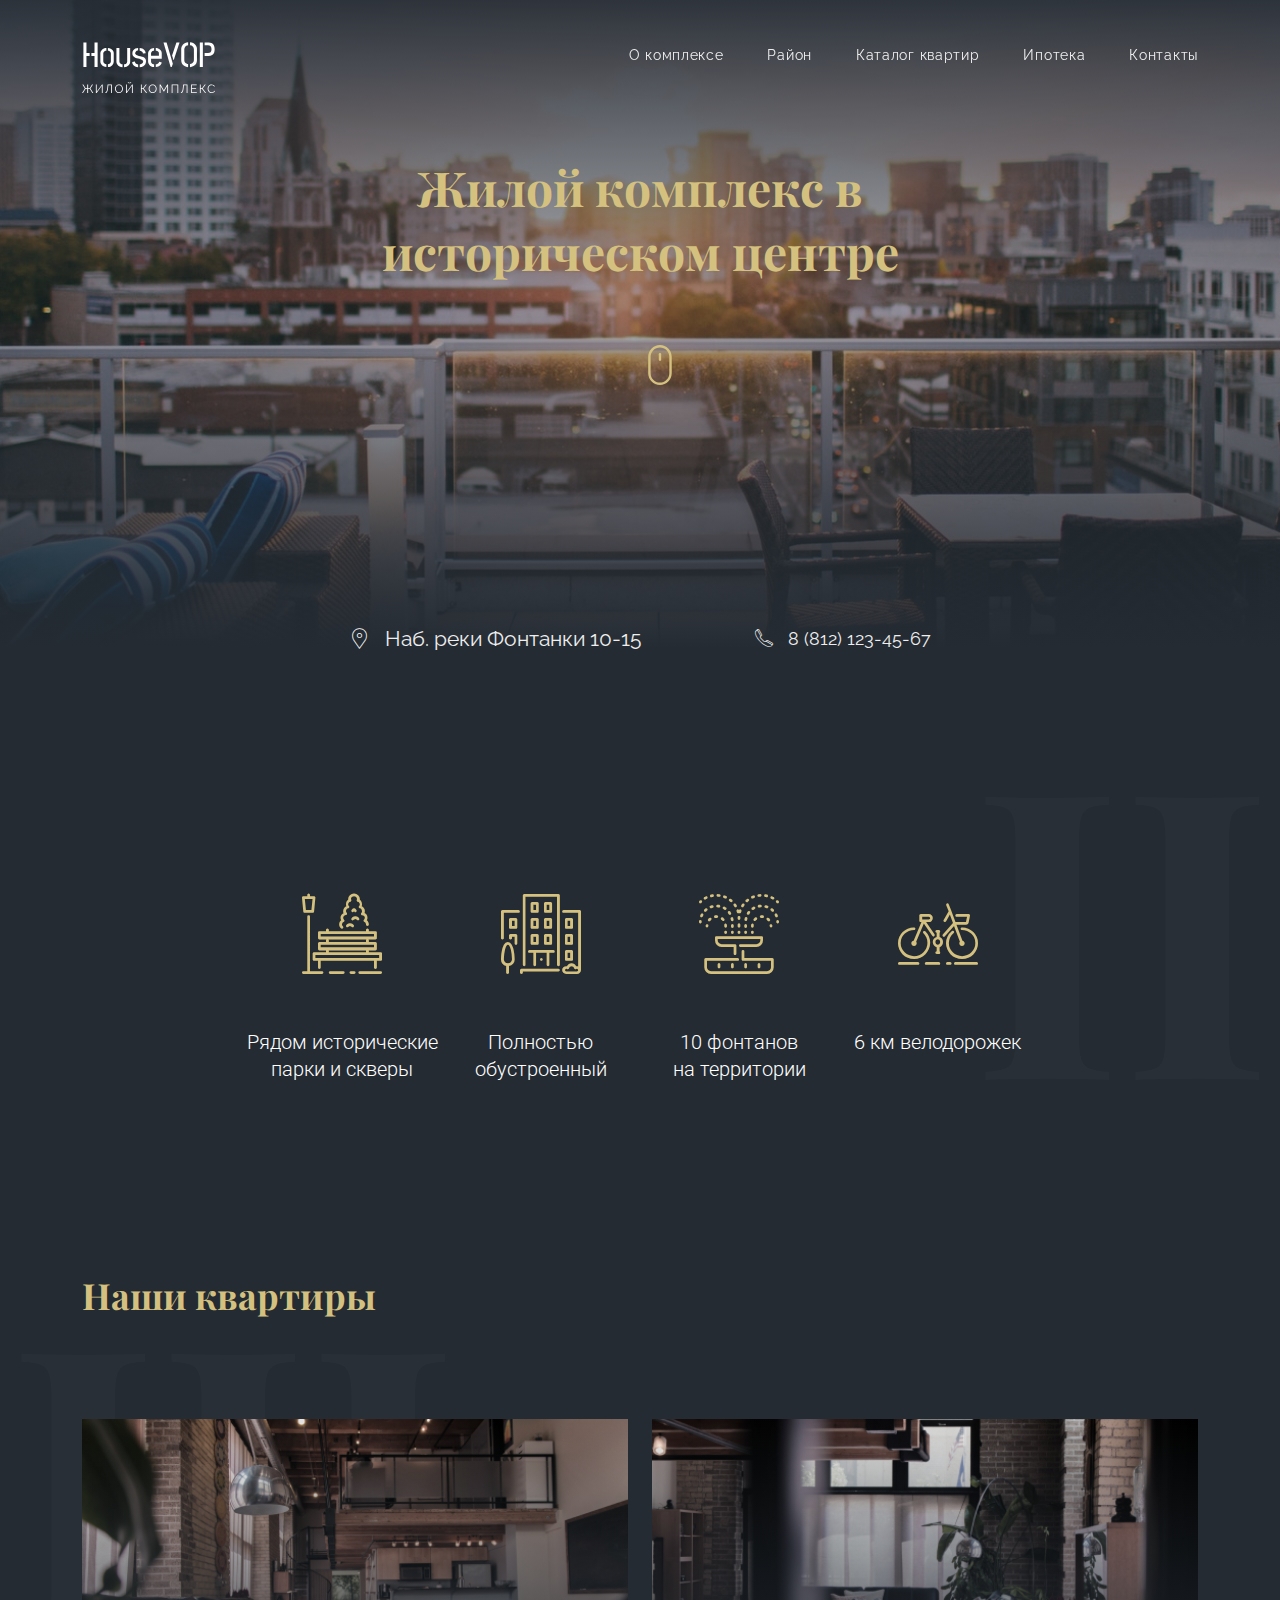
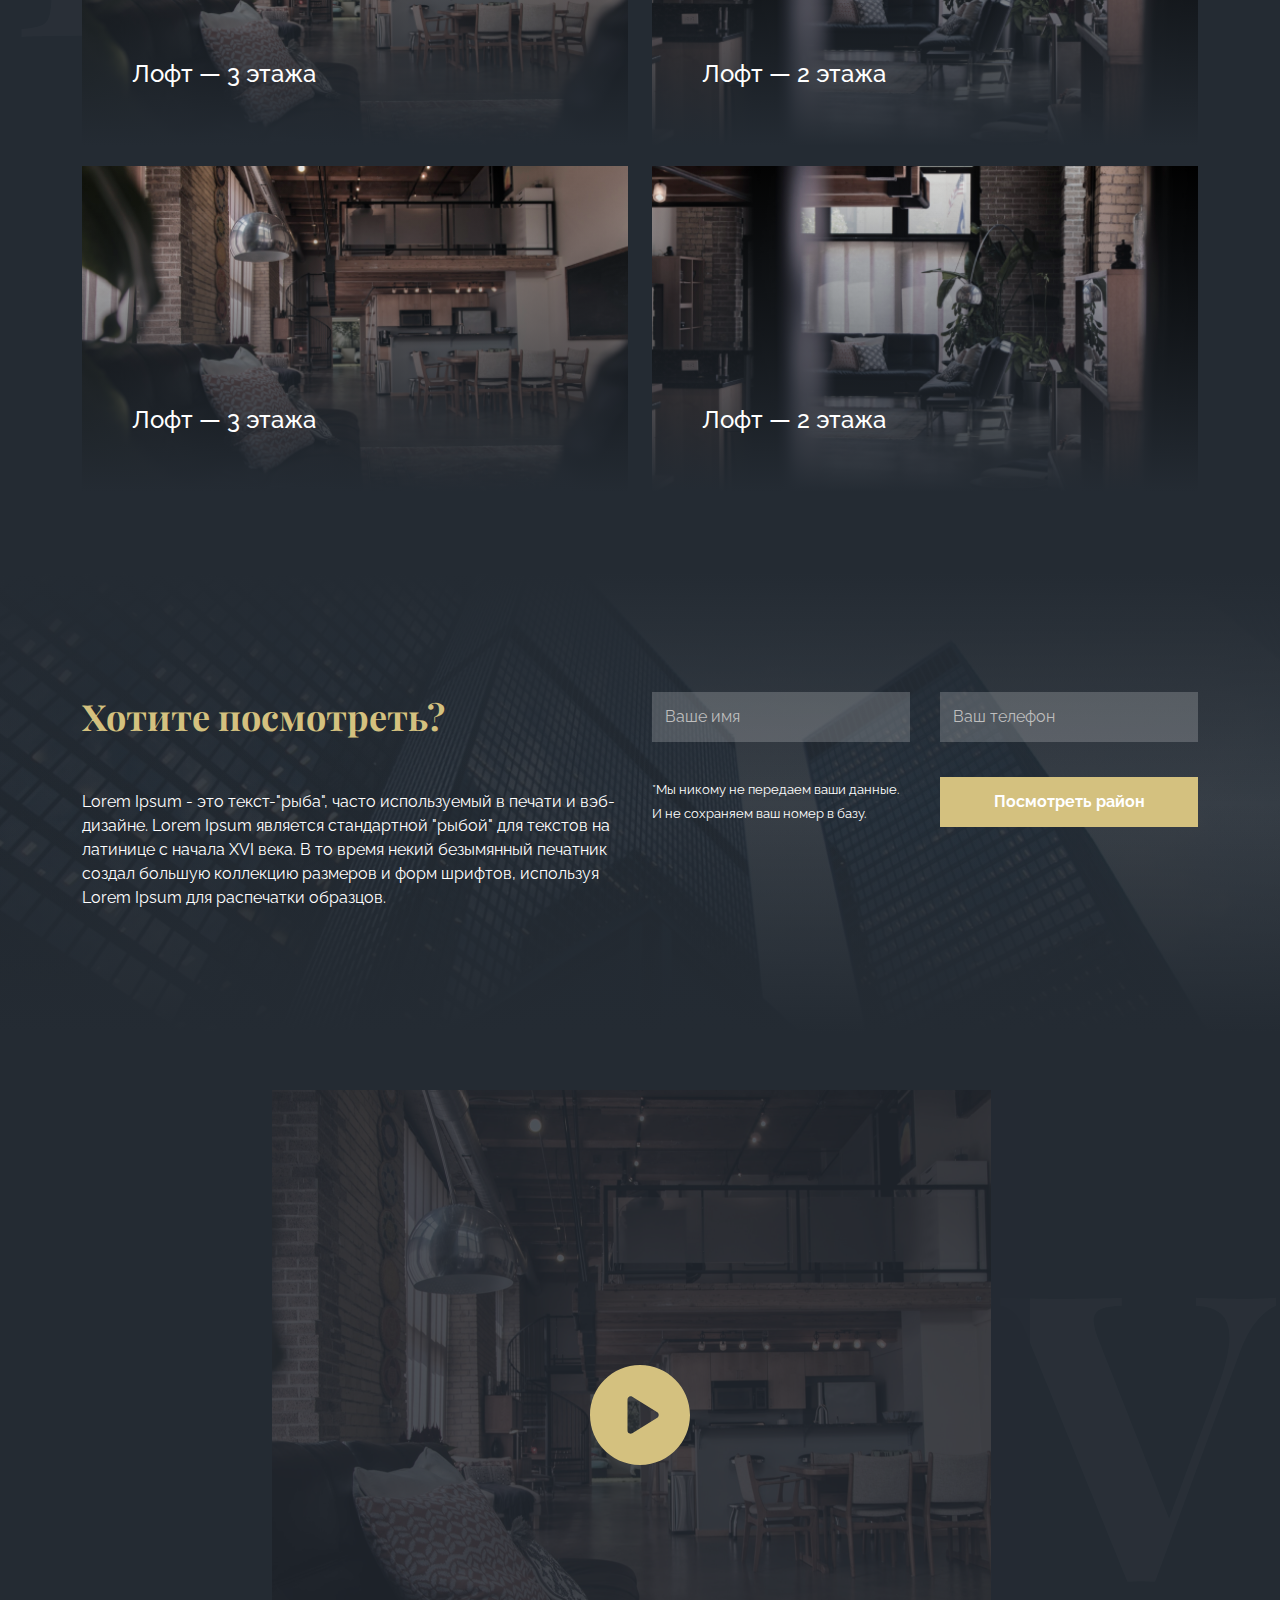
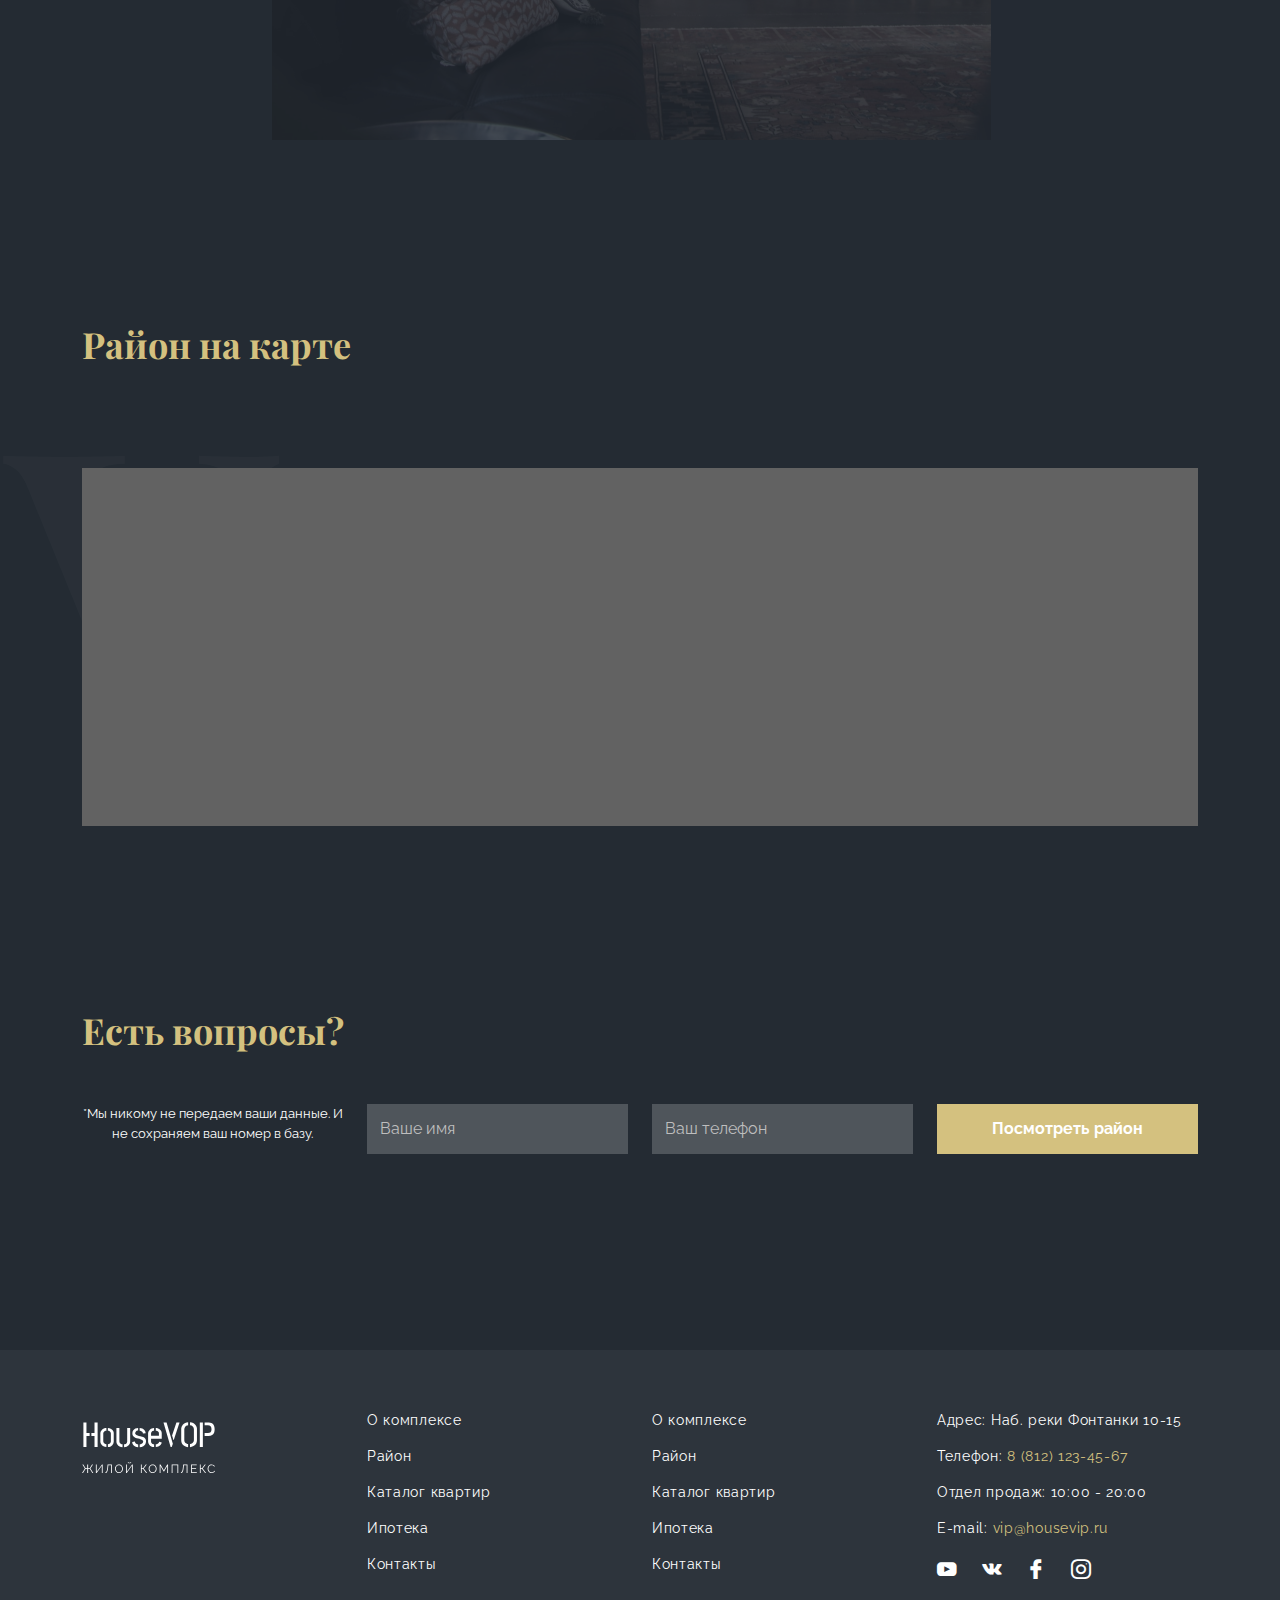
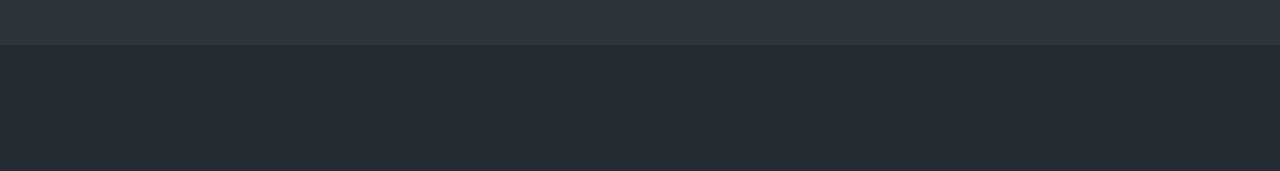
<file: index.html>
<!DOCTYPE html>
<html lang="ru">
<head>
    <meta charset="UTF-8">
    <meta http-equiv="X-UA-Compatible" content="IE=edge">
    <meta name="viewport" content="width=device-width, initial-scale=1.0">
    <link rel="preconnect" href="https://fonts.googleapis.com">
    <link rel="preconnect" href="https://fonts.gstatic.com" crossorigin>
    <link href="https://fonts.googleapis.com/css2?family=Playfair+Display:wght@400;700&family=Raleway:wght@400;700&family=Roboto:wght@300&display=swap" rel="stylesheet"> 
    <link rel="stylesheet" href="css/style.css">
    <title>House-VOP</title>
</head>
<body>
    <nav class="navbar">
        <div class="container">

            <a href="#" class="brand">
                <img src="images/logo.svg" alt="logo" class="brand_main">
            </a>
            
            <div class="mobile-wrap">
                <ul class="navbar__menu">
                    <li>
                        <a href="" class="navbar__menu-link">О комплексе</a>
                    </li>
                    <li>
                        <a href="" class="navbar__menu-link">Район</a>
                    </li>
                    <li>
                        <a href="" class="navbar__menu-link">Каталог квартир</a>
                    </li>
                    <li>
                        <a href="" class="navbar__menu-link">Ипотека</a>
                    </li>
                    <li>
                        <a href="" class="navbar__menu-link">Контакты</a>
                    </li>
                </ul>
            </div>
            
            <button class="navbar__toggler">
                <i></i>
                <i></i>
                <i></i>
            </button>

        </div>
    </nav>
    <header id="welcome" class="header" style="background-image: url(images/header-img.png);">
        <div class="container">
            <div class="row">
                <div class="col-lg-8 offset-lg-2">
                    <div class="header__content">
                        <h1>Жилой комплекс в историческом центре</h1>
                        <div class="header__content-mouse-effect">
                            <img src="images/mouse.svg" class="mouse" alt="mouse">
                        </div>
                        <div class="header__content-contacts">
                            <a href="#" class="header__contacts-item">
                                <span class="icon-placeholder"></span>
                                <span>Наб. реки Фонтанки 10-15</span>
                            </a>
                            <a href="tel:+78121234567" class="header__contacts-item">
                                <span class="icon-phone-call"></span>
                                <span>8 (812) 123-45-67</span>
                            </a>
                        </div>
                    </div>
                </div>
            </div>
        </div>
    </header>
    <section id="facts" class="section">
        <div class="container">
            <div class="col-12">
                <div class="facts">
                    <div class="facts__item">
                        <i class="facts__item-icon icon-bench"></i>
                        <h6 class="facts__item-title">Рядом исторические парки и скверы</h6>
                    </div>
                    <div class="facts__item">
                        <i class="facts__item-icon icon-building"></i>
                        <h6 class="facts__item-title">Полностью обустроенный</h6>
                    </div>
                    <div class="facts__item">
                        <i class="facts__item-icon icon-fountain"></i>
                        <h6 class="facts__item-title">10 фонтанов <br>на территории</h6>
                    </div>
                    <div class="facts__item">
                        <i class="facts__item-icon icon-bicycle"></i>
                        <h6 class="facts__item-title">6 км велодорожек</h6>
                    </div>
                </div>
            </div>
        </div>
        <div class="section-nubmer section-nubmer-right">II</div>
    </section>
    <section id="our_rooms" class="section pb-0 pt-0">
        <div class="container">
            <div class="section__title">
                <h2>Наши квартиры</h2>
            </div>
            <div class="row">
                <div class="col-md-6">
                    <a href="#" class="unstyled">
                        <div class="room">
                            <img src="images/flat1.png" alt="flat1" class="room__photo">
                            <h5 class="room__title">Лофт — 3 этажа</h5>
                        </div>
                    </a>
                </div>

                <div class="col-md-6">
                    <a href="#" class="unstyled">
                        <div class="room">
                            <img src="images/flat2.png" alt="flat1" class="room__photo">
                            <h5 class="room__title">Лофт — 2 этажа</h5>
                        </div>
                    </a>
                </div>

                <div class="col-md-6">
                    <a href="#" class="unstyled">
                        <div class="room">
                            <img src="images/flat1.png" alt="flat1" class="room__photo">
                            <h5 class="room__title">Лофт — 3 этажа</h5>
                        </div>
                    </a>
                </div>

                <div class="col-md-6">
                    <a href="#" class="unstyled">
                        <div class="room">
                            <img src="images/flat2.png" alt="flat1" class="room__photo">
                            <h5 class="room__title">Лофт — 2 этажа</h5>
                        </div>
                    </a>
                </div>
            </div>
        </div>
        <div class="section-nubmer">III</div>
    </section>
    <section id="cta" class="section" style="background-image: url(images/view.jpg);">
        <div class="container">
            <div class="row posr">

                <div class="col-md-6">
                    <h2>Хотите посмотреть?</h2>
                    <p>Lorem Ipsum - это текст-"рыба", часто используемый в печати и вэб-дизайне. Lorem Ipsum является стандартной "рыбой" для текстов на латинице с начала XVI века. В то время некий безымянный печатник создал большую коллекцию размеров и форм шрифтов, используя Lorem Ipsum для распечатки образцов. </p>
                </div>

                <div class="col-md-6">
                    <form action="#" method="POST">
                        <div class="form">

                            <div class="form__item">
                                <input type="text" class="form-control" placeholder="Ваше имя">
                            </div>
                            
                            <div class="form__item">
                                <input type="text" class="form-control" placeholder="Ваш телефон">
                            </div>

                            <div class="form__item mb-0 d-none d-lg-block mt-lg-0">
								<span class="fz-lg-13 fz11 text-center">*Мы никому не передаем ваши данные. И не сохраняем ваш номер в базу.</span>
							</div>
							<!-- /.form__item -->
							
							<div class="form__item mb-0 mt-2 mt-lg-0">
								<button class="btn btn-accent">Посмотреть район</button>
								<div class="d-lg-none mt-2">
									<span class="fz-lg-13 fz11 text-center">*Мы никому не передаем ваши данные. И не сохраняем ваш номер в базу.</span>
								</div>
							</div>

                        </div>

                        </div>
                    </form>
                </div>

            </div>
        </div>
    </section>
    <section id="video" class="section pt-0 pb-0">
        <div class="container">
            <div class="row">
                <div class="col-md-8 offset-md-2">
                    <a href="#" class="link_unstyled">
                        <div class="video">
                            <img src="images/video.png" alt="" class="video-preview">
                        </div>
                    </a>
                </div>
            </div>
        </div>
        <div class="section-nubmer section-nubmer-right section-nubmer-middle">IV</div>
    </section>
    <section id="region" class="section">
        <div class="container">
            <div class="row">

                <div class="col-12">
                    <h2 class="section__title">Район на карте</h2>
                </div>

                <div class="col-lg-12 offset-lg-0 col-md-8 offset-md-2">
                    <div class="map"><script type="text/javascript" charset="utf-8" async src="https://api-maps.yandex.ru/services/constructor/1.0/js/?um=constructor%3A53f8735b244638e19486d1c5843d5b019659017405670021e218914f25d4640b&amp;width=100%25&amp;&amp;lang=ru_RU&amp;scroll=true"></script></div>
                </div>
            </div>
        </div>
        <div class="section-nubmer section-nubmer-middle">V</div>
    </section>
    <section class="section pt-0" id="faq">
        <div class="container">
            <div class="row">

                <div class="col-12">
                    <h2 class="section__title mb-50">Есть вопросы?</h2>
                </div>

                <div class="col-lg-3 col-md-6 mb-md-3 col-sm-12 mb-sm-3">
                    <span class="fz-lg-13 fz11 d-block text-center">*Мы никому не передаем ваши данные. И не сохраняем ваш номер в базу.</span>
                </div>

                <div class="col-lg-3 col-md-6 mb-md-3 col-sm-12 mb-sm-3">
                    <input type="text" class="form-control" placeholder="Ваше имя">
                </div>

                <div class="col-lg-3 col-md-6 mb-md-3 col-sm-12 mb-sm-3">
                    <input type="text" class="form-control" placeholder="Ваш телефон">
                </div>

                <div class="col-lg-3 col-md-6 mb-md-3 col-sm-12 mb-sm-3">
                    <button class="btn btn-accent">Посмотреть район</button>
                </div>

            </div>
        </div>
    </section>
    <footer class="footer" id="footer">
        <div class="container">
            <div class="row">

                <div class="col-md-3">
                    <a href="#" class="brand">
                        <img src="images/logo.svg" alt="logo" class="brand_main">
                    </a>
                </div>
                
                <div class="col-md-3">
                    <ul class="footer__menu">
                        <li>
                            <a href="#">О комплексе</a>
                        </li>
                        <li>
                            <a href="#">Район</a>
                        </li>
                        <li>
                            <a href="#">Каталог квартир</a>
                        </li>
                        <li>
                            <a href="#">Ипотека</a>
                        </li>
                        <li>
                            <a href="#">Контакты</a>
                        </li>
                    </ul>
                </div>
                
                <div class="col-md-3">
                    <ul class="footer__menu">
                        <li>
                            <a href="#">О комплексе</a>
                        </li>
                        <li>
                            <a href="#">Район</a>
                        </li>
                        <li>
                            <a href="#">Каталог квартир</a>
                        </li>
                        <li>
                            <a href="#">Ипотека</a>
                        </li>
                        <li>
                            <a href="#">Контакты</a>
                        </li>
                    </ul>
                </div>
                
                <div class="col-md-3">
                    <ul class="footer__contacts">
                        <li>Адрес: Наб. реки Фонтанки 10-15</li>
                        <li>Телефон: <a href="tel:+78121234567" class="color-accent">8 (812) 123-45-67</a></li>
                        <li>Отдел продаж: 10:00 - 20:00</li>
                        <li>E-mail: <a href="mailto:vip@housevip.ru" class="color-accent">vip@housevip.ru</a></li>
                    </ul>
                    <ul class="footer-social">
                        <li><a href="#"><i class="icon-youtube"></i></a></li>
                        <li><a href="#"><i class="icon-vk"></i></a></li>
                        <li><a href="#"><i class="icon-facebook"></i></a></li>
                        <li><a href="#"><i class="icon-instagram"></i></a></li>
                    </ul>
                </div>

            </div>
        </div>
    </footer>
</body>
</html>
</file>
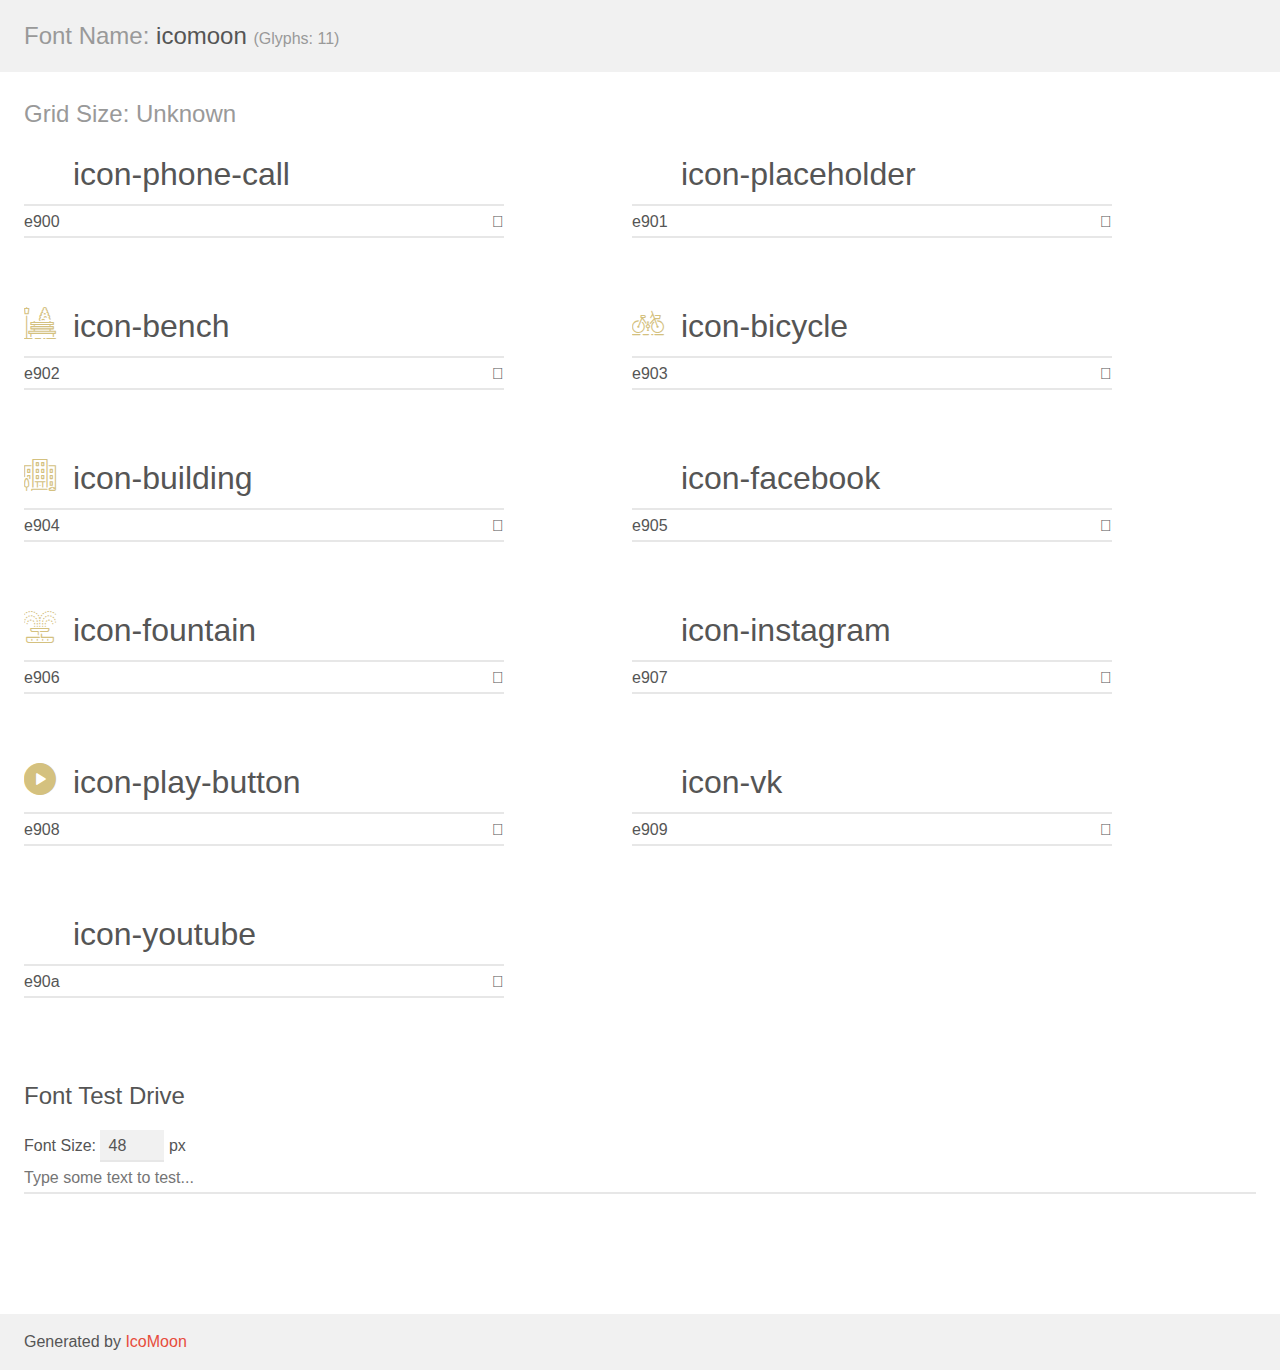
<file: fonts/icons/demo.html>
<!doctype html>
<html>
<head>
    <meta charset="utf-8">
    <title>IcoMoon Demo</title>
    <meta name="description" content="An Icon Font Generated By IcoMoon.io">
    <meta name="viewport" content="width=device-width, initial-scale=1">
    <link rel="stylesheet" href="demo-files/demo.css">
    <link rel="stylesheet" href="style.css"></head>
<body>
    <div class="bgc1 clearfix">
        <h1 class="mhmm mvm"><span class="fgc1">Font Name:</span> icomoon <small class="fgc1">(Glyphs:&nbsp;11)</small></h1>
    </div>
    <div class="clearfix mhl ptl">
        <h1 class="mvm mtn fgc1">Grid Size: Unknown</h1>
        <div class="glyph fs1">
            <div class="clearfix bshadow0 pbs">
                <span class="icon-phone-call"></span>
                <span class="mls"> icon-phone-call</span>
            </div>
            <fieldset class="fs0 size1of1 clearfix hidden-false">
                <input type="text" readonly value="e900" class="unit size1of2" />
                <input type="text" maxlength="1" readonly value="&#xe900;" class="unitRight size1of2 talign-right" />
            </fieldset>
            <div class="fs0 bshadow0 clearfix hidden-true">
                <span class="unit pvs fgc1">liga: </span>
                <input type="text" readonly value="" class="liga unitRight" />
            </div>
        </div>
        <div class="glyph fs1">
            <div class="clearfix bshadow0 pbs">
                <span class="icon-placeholder"></span>
                <span class="mls"> icon-placeholder</span>
            </div>
            <fieldset class="fs0 size1of1 clearfix hidden-false">
                <input type="text" readonly value="e901" class="unit size1of2" />
                <input type="text" maxlength="1" readonly value="&#xe901;" class="unitRight size1of2 talign-right" />
            </fieldset>
            <div class="fs0 bshadow0 clearfix hidden-true">
                <span class="unit pvs fgc1">liga: </span>
                <input type="text" readonly value="" class="liga unitRight" />
            </div>
        </div>
        <div class="glyph fs1">
            <div class="clearfix bshadow0 pbs">
                <span class="icon-bench"></span>
                <span class="mls"> icon-bench</span>
            </div>
            <fieldset class="fs0 size1of1 clearfix hidden-false">
                <input type="text" readonly value="e902" class="unit size1of2" />
                <input type="text" maxlength="1" readonly value="&#xe902;" class="unitRight size1of2 talign-right" />
            </fieldset>
            <div class="fs0 bshadow0 clearfix hidden-true">
                <span class="unit pvs fgc1">liga: </span>
                <input type="text" readonly value="" class="liga unitRight" />
            </div>
        </div>
        <div class="glyph fs1">
            <div class="clearfix bshadow0 pbs">
                <span class="icon-bicycle"></span>
                <span class="mls"> icon-bicycle</span>
            </div>
            <fieldset class="fs0 size1of1 clearfix hidden-false">
                <input type="text" readonly value="e903" class="unit size1of2" />
                <input type="text" maxlength="1" readonly value="&#xe903;" class="unitRight size1of2 talign-right" />
            </fieldset>
            <div class="fs0 bshadow0 clearfix hidden-true">
                <span class="unit pvs fgc1">liga: </span>
                <input type="text" readonly value="" class="liga unitRight" />
            </div>
        </div>
        <div class="glyph fs1">
            <div class="clearfix bshadow0 pbs">
                <span class="icon-building"></span>
                <span class="mls"> icon-building</span>
            </div>
            <fieldset class="fs0 size1of1 clearfix hidden-false">
                <input type="text" readonly value="e904" class="unit size1of2" />
                <input type="text" maxlength="1" readonly value="&#xe904;" class="unitRight size1of2 talign-right" />
            </fieldset>
            <div class="fs0 bshadow0 clearfix hidden-true">
                <span class="unit pvs fgc1">liga: </span>
                <input type="text" readonly value="" class="liga unitRight" />
            </div>
        </div>
        <div class="glyph fs1">
            <div class="clearfix bshadow0 pbs">
                <span class="icon-facebook"></span>
                <span class="mls"> icon-facebook</span>
            </div>
            <fieldset class="fs0 size1of1 clearfix hidden-false">
                <input type="text" readonly value="e905" class="unit size1of2" />
                <input type="text" maxlength="1" readonly value="&#xe905;" class="unitRight size1of2 talign-right" />
            </fieldset>
            <div class="fs0 bshadow0 clearfix hidden-true">
                <span class="unit pvs fgc1">liga: </span>
                <input type="text" readonly value="" class="liga unitRight" />
            </div>
        </div>
        <div class="glyph fs1">
            <div class="clearfix bshadow0 pbs">
                <span class="icon-fountain"></span>
                <span class="mls"> icon-fountain</span>
            </div>
            <fieldset class="fs0 size1of1 clearfix hidden-false">
                <input type="text" readonly value="e906" class="unit size1of2" />
                <input type="text" maxlength="1" readonly value="&#xe906;" class="unitRight size1of2 talign-right" />
            </fieldset>
            <div class="fs0 bshadow0 clearfix hidden-true">
                <span class="unit pvs fgc1">liga: </span>
                <input type="text" readonly value="" class="liga unitRight" />
            </div>
        </div>
        <div class="glyph fs1">
            <div class="clearfix bshadow0 pbs">
                <span class="icon-instagram"></span>
                <span class="mls"> icon-instagram</span>
            </div>
            <fieldset class="fs0 size1of1 clearfix hidden-false">
                <input type="text" readonly value="e907" class="unit size1of2" />
                <input type="text" maxlength="1" readonly value="&#xe907;" class="unitRight size1of2 talign-right" />
            </fieldset>
            <div class="fs0 bshadow0 clearfix hidden-true">
                <span class="unit pvs fgc1">liga: </span>
                <input type="text" readonly value="" class="liga unitRight" />
            </div>
        </div>
        <div class="glyph fs1">
            <div class="clearfix bshadow0 pbs">
                <span class="icon-play-button"></span>
                <span class="mls"> icon-play-button</span>
            </div>
            <fieldset class="fs0 size1of1 clearfix hidden-false">
                <input type="text" readonly value="e908" class="unit size1of2" />
                <input type="text" maxlength="1" readonly value="&#xe908;" class="unitRight size1of2 talign-right" />
            </fieldset>
            <div class="fs0 bshadow0 clearfix hidden-true">
                <span class="unit pvs fgc1">liga: </span>
                <input type="text" readonly value="" class="liga unitRight" />
            </div>
        </div>
        <div class="glyph fs1">
            <div class="clearfix bshadow0 pbs">
                <span class="icon-vk"></span>
                <span class="mls"> icon-vk</span>
            </div>
            <fieldset class="fs0 size1of1 clearfix hidden-false">
                <input type="text" readonly value="e909" class="unit size1of2" />
                <input type="text" maxlength="1" readonly value="&#xe909;" class="unitRight size1of2 talign-right" />
            </fieldset>
            <div class="fs0 bshadow0 clearfix hidden-true">
                <span class="unit pvs fgc1">liga: </span>
                <input type="text" readonly value="" class="liga unitRight" />
            </div>
        </div>
        <div class="glyph fs1">
            <div class="clearfix bshadow0 pbs">
                <span class="icon-youtube"></span>
                <span class="mls"> icon-youtube</span>
            </div>
            <fieldset class="fs0 size1of1 clearfix hidden-false">
                <input type="text" readonly value="e90a" class="unit size1of2" />
                <input type="text" maxlength="1" readonly value="&#xe90a;" class="unitRight size1of2 talign-right" />
            </fieldset>
            <div class="fs0 bshadow0 clearfix hidden-true">
                <span class="unit pvs fgc1">liga: </span>
                <input type="text" readonly value="" class="liga unitRight" />
            </div>
        </div>
    </div>

    <!--[if gt IE 8]><!-->
    <div class="mhl clearfix mbl">
        <h1>Font Test Drive</h1>
        <label>
            Font Size: <input id="fontSize" type="number" class="textbox0 mbm"
            min="8" value="48" />
            px
        </label>
        <input id="testText" type="text" class="phl size1of1 mvl"
        placeholder="Type some text to test..." value=""/>
        <div id="testDrive" class="icon-" style="font-family: icomoon">&nbsp;
        </div>
    </div>
    <!--<![endif]-->
    <div class="bgc1 clearfix">
        <p class="mhl">Generated by <a href="https://icomoon.io/app">IcoMoon</a></p>
    </div>

    <script src="demo-files/demo.js"></script>
</body>
</html>
</file>
<file: fonts/icons/demo-files/demo.css>
body {
  padding: 0;
  margin: 0;
  font-family: sans-serif;
  font-size: 1em;
  line-height: 1.5;
  color: #555;
  background: #fff;
}
h1 {
  font-size: 1.5em;
  font-weight: normal;
}
small {
  font-size: .66666667em;
}
a {
  color: #e74c3c;
  text-decoration: none;
}
a:hover, a:focus {
  box-shadow: 0 1px #e74c3c;
}
.bshadow0, input {
  box-shadow: inset 0 -2px #e7e7e7;
}
input:hover {
  box-shadow: inset 0 -2px #ccc;
}
input, fieldset {
  font-family: sans-serif;
  font-size: 1em;
  margin: 0;
  padding: 0;
  border: 0;
}
input {
  color: inherit;
  line-height: 1.5;
  height: 1.5em;
  padding: .25em 0;
}
input:focus {
  outline: none;
  box-shadow: inset 0 -2px #449fdb;
}
.glyph {
  font-size: 16px;
  width: 15em;
  padding-bottom: 1em;
  margin-right: 4em;
  margin-bottom: 1em;
  float: left;
  overflow: hidden;
}
.liga {
  width: 80%;
  width: calc(100% - 2.5em);
}
.talign-right {
  text-align: right;
}
.talign-center {
  text-align: center;
}
.bgc1 {
  background: #f1f1f1;
}
.fgc1 {
  color: #999;
}
.fgc0 {
  color: #000;
}
p {
  margin-top: 1em;
  margin-bottom: 1em;
}
.mvm {
  margin-top: .75em;
  margin-bottom: .75em;
}
.mtn {
  margin-top: 0;
}
.mtl, .mal {
  margin-top: 1.5em;
}
.mbl, .mal {
  margin-bottom: 1.5em;
}
.mal, .mhl {
  margin-left: 1.5em;
  margin-right: 1.5em;
}
.mhmm {
  margin-left: 1em;
  margin-right: 1em;
}
.mls {
  margin-left: .25em;
}
.ptl {
  padding-top: 1.5em;
}
.pbs, .pvs {
  padding-bottom: .25em;
}
.pvs, .pts {
  padding-top: .25em;
}
.unit {
  float: left;
}
.unitRight {
  float: right;
}
.size1of2 {
  width: 50%;
}
.size1of1 {
  width: 100%;
}
.clearfix:before, .clearfix:after {
  content: " ";
  display: table;
}
.clearfix:after {
  clear: both;
}
.hidden-true {
  display: none;
}
.textbox0 {
  width: 3em;
  background: #f1f1f1;
  padding: .25em .5em;
  line-height: 1.5;
  height: 1.5em;
}
#testDrive {
  display: block;
  padding-top: 24px;
  line-height: 1.5;
}
.fs0 {
  font-size: 16px;
}
.fs1 {
  font-size: 32px;
}
</file>
<file: fonts/icons/style.css>
@font-face {
  font-family: 'icomoon';
  src:  url('fonts/icomoon.eot?kn2po8');
  src:  url('fonts/icomoon.eot?kn2po8#iefix') format('embedded-opentype'),
    url('fonts/icomoon.ttf?kn2po8') format('truetype'),
    url('fonts/icomoon.woff?kn2po8') format('woff'),
    url('fonts/icomoon.svg?kn2po8#icomoon') format('svg');
  font-weight: normal;
  font-style: normal;
  font-display: block;
}

[class^="icon-"], [class*=" icon-"] {
  /* use !important to prevent issues with browser extensions that change fonts */
  font-family: 'icomoon' !important;
  speak: never;
  font-style: normal;
  font-weight: normal;
  font-variant: normal;
  text-transform: none;
  line-height: 1;

  /* Better Font Rendering =========== */
  -webkit-font-smoothing: antialiased;
  -moz-osx-font-smoothing: grayscale;
}

.icon-phone-call:before {
  content: "\e900";
  color: #fff;
}
.icon-placeholder:before {
  content: "\e901";
  color: #fff;
}
.icon-bench:before {
  content: "\e902";
  color: #d4c17f;
}
.icon-bicycle:before {
  content: "\e903";
  color: #d4c17f;
}
.icon-building:before {
  content: "\e904";
  color: #d4c17f;
}
.icon-facebook:before {
  content: "\e905";
  color: #fff;
}
.icon-fountain:before {
  content: "\e906";
  color: #d4c17f;
}
.icon-instagram:before {
  content: "\e907";
  color: #fff;
}
.icon-play-button:before {
  content: "\e908";
  color: #d4c17f;
}
.icon-vk:before {
  content: "\e909";
  color: #fff;
}
.icon-youtube:before {
  content: "\e90a";
  color: #fff;
}
</file>
<file: css/style.css>
@import url(../libs/bs5/bootstrap-reboot.min.css);
@import url(../libs/bs5/bootstrap-grid.min.css);
@import url(../fonts/icons/style.css);
@import url(components/header.css);
@import url(components/navbar.css);
@import url(components/other.css);
@import url(components/section.css);
@import url(components/bootstrap_skins.css);
@import url(components/footer.css);

.font1 {
    font-family: 'Playfair Display', serif !important;
}

.font2 {
    font-family: 'Raleway', sans-serif !important;
}

.font3 {
    font-family: 'Roboto', sans-serif,  !important;
}

.color-accent {
    color: #D4C17F !important;
}

.fz11 {
    font-size: 11px !important;
}
body {
    color: #fff;
    background-color: #242B33;
    min-width: 280px;
    font-size: 16px;
    overflow-x: hidden;
    font-family: 'Raleway', sans-serif;
}

h1 {
    font: 700 48px/64px 'Playfair Display', serif;
    color: #D4C17F;
}

h2 {
    font-family: 'Playfair Display';
    font-weight: 700;
    font-size: 36px;
    line-height: 48px;
    color: #D4C17F;
    margin-bottom: 50px;
}

a:hover {
    color: #D4C17F;
}
.unstyled {
    color: #fff;
    text-decoration: none;
}

.posr {
    position: relative !important;
}

p {
    line-height: 24px;
    margin-bottom: 0px;
}

.fz13 {
    font-size: 13px !important;
}

.d-block {
    display: block !important;
}

.text-center {
    text-align: center !important;
}

.mb-50 {
    margin-bottom: 50px;
}

@media (max-width: 1200px) {
    p {
        font-size: 14px;
    }
}

@media (min-width: 1200px) {
    .fz-lg-13 {
        font-size: 13px !important; 
    }
}
</file>
